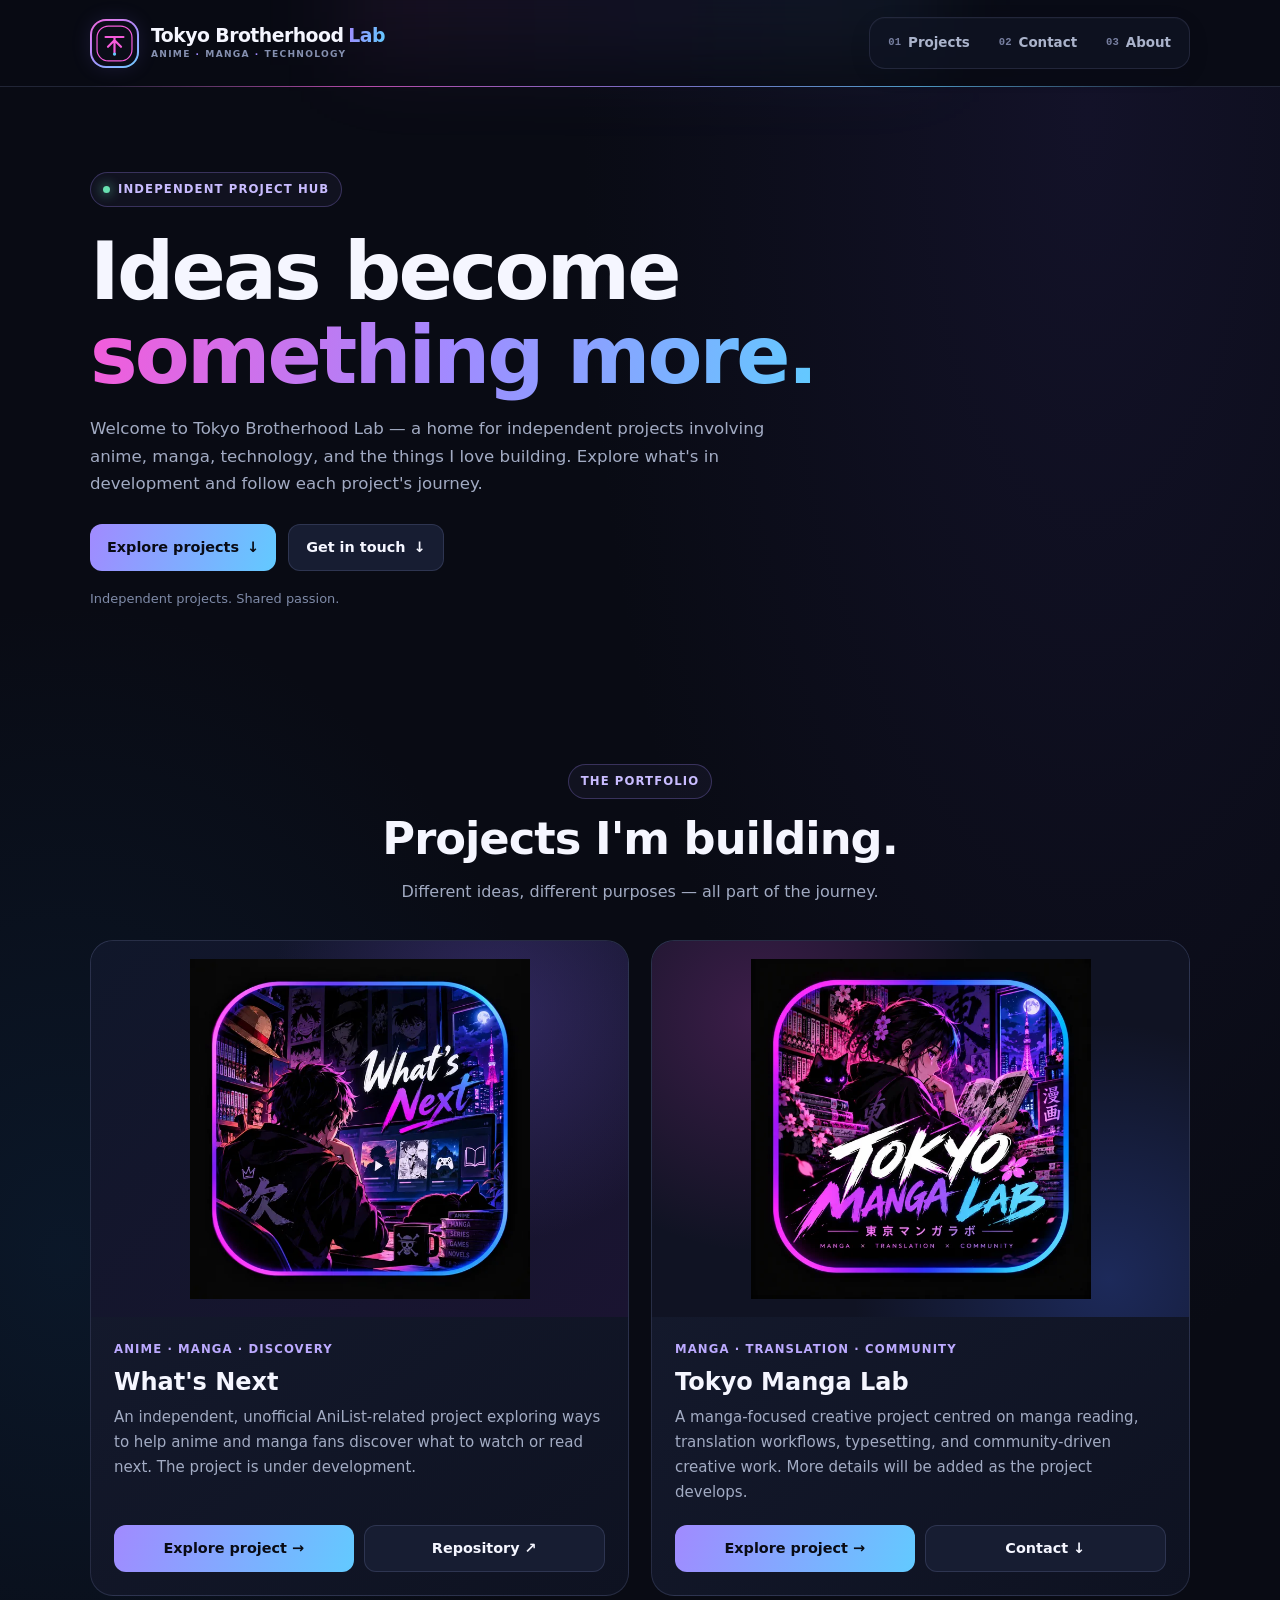
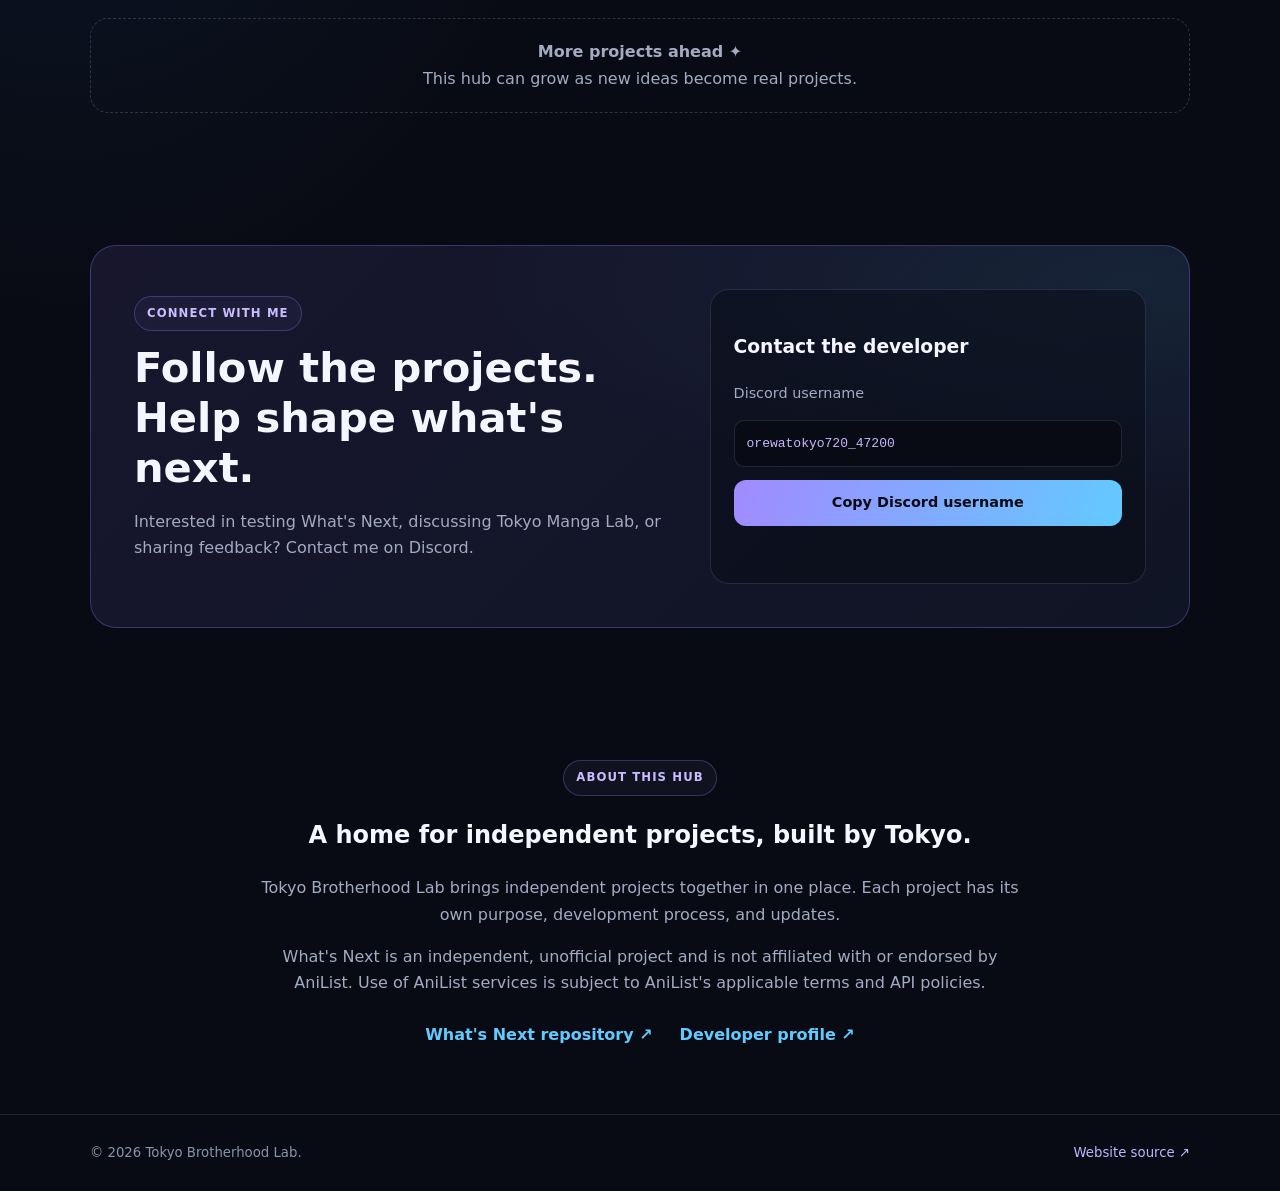
<file: docs/index.html>
<!DOCTYPE html>
<html lang="en">
<head>
  <meta charset="UTF-8">
  <meta name="viewport" content="width=device-width, initial-scale=1">
  <meta name="theme-color" content="#090b14">
  <meta name="description" content="Explore Tokyo Brotherhood Lab: independent projects in anime, manga, and technology.">
  <link rel="canonical" href="https://tokyo720022-create.github.io/tokyo-brotherhood-lab-site/">
  <meta property="og:type" content="website">
  <meta property="og:site_name" content="Tokyo Brotherhood Lab">
  <meta property="og:title" content="Tokyo Brotherhood Lab — Independent Project Hub">
  <meta property="og:description" content="Explore Tokyo Brotherhood Lab: independent projects in anime, manga, and technology.">
  <meta property="og:url" content="https://tokyo720022-create.github.io/tokyo-brotherhood-lab-site/">
  <meta property="og:image" content="https://tokyo720022-create.github.io/tokyo-brotherhood-lab-site/assets/images/og-home.jpg">
  <meta property="og:image:width" content="1200">
  <meta property="og:image:height" content="630">
  <meta name="twitter:card" content="summary_large_image">
  <meta name="twitter:title" content="Tokyo Brotherhood Lab — Independent Project Hub">
  <meta name="twitter:description" content="Explore Tokyo Brotherhood Lab: independent projects in anime, manga, and technology.">
  <meta name="twitter:image" content="https://tokyo720022-create.github.io/tokyo-brotherhood-lab-site/assets/images/og-home.jpg">

  <title>Tokyo Brotherhood Lab — Independent Project Hub</title>

  <link
    rel="icon"
    href="data:image/svg+xml,%3Csvg xmlns='http://www.w3.org/2000/svg' viewBox='0 0 64 64'%3E%3Crect width='64' height='64' rx='18' fill='%23090b14'/%3E%3Cpath d='M16 20h32M32 20v27M21 40l11-11 11 11' fill='none' stroke='%23a18aff' stroke-width='4' stroke-linecap='round' stroke-linejoin='round'/%3E%3C/svg%3E"
    type="image/svg+xml"
  >

  <link rel="stylesheet" href="assets/css/style.css">
  <script src="assets/js/main.js" defer></script>
</head>

<body>

  <!-- Tokyo Brotherhood Lab header -->
  <header class="header">
    <div class="header-glow" aria-hidden="true"></div>

    <div class="container nav">

      <a class="brand" href="#home" aria-label="Tokyo Brotherhood Lab home">

        <span class="brand-mark" aria-hidden="true">
          <svg viewBox="0 0 48 48" fill="none">
            <defs>
              <linearGradient id="brandGradient" x1="5" y1="5" x2="43" y2="43">
                <stop offset="0%" stop-color="#f45bda"/>
                <stop offset="52%" stop-color="#a18aff"/>
                <stop offset="100%" stop-color="#62caff"/>
              </linearGradient>
            </defs>

            <rect
              x="2.5"
              y="2.5"
              width="43"
              height="43"
              rx="14"
              stroke="url(#brandGradient)"
              stroke-width="1.5"
            />

            <path
              d="M13 16H35M24 16V35M16 28L24 20L32 28"
              stroke="url(#brandGradient)"
              stroke-width="2.7"
              stroke-linecap="round"
              stroke-linejoin="round"
            />

            <circle cx="24" cy="37" r="2" fill="#62caff"/>
          </svg>
        </span>

        <span class="brand-copy">
          <span class="brand-name">
            Tokyo Brotherhood <span class="brand-lab">Lab</span>
          </span>

          <span class="brand-tagline">
            ANIME <span>·</span> MANGA <span>·</span> TECHNOLOGY
          </span>
        </span>

      </a>

      <nav class="nav-links" aria-label="Main navigation">
        <a class="nav-link" href="#projects">
          <span class="nav-link-index">01</span>
          <span>Projects</span>
        </a>

        <a class="nav-link" href="#contact">
          <span class="nav-link-index">02</span>
          <span>Contact</span>
        </a>

        <a class="nav-link nav-about" href="#about">
          <span class="nav-link-index">03</span>
          <span>About</span>
        </a>
      </nav>

    </div>
  </header>

  <main>

    <!-- Homepage introduction -->
    <section class="container hero" id="home">
      <div class="hero-copy-block">

        <div class="eyebrow">
          <span class="status-dot"></span>
          Independent project hub
        </div>

        <h1>
          Ideas become<br>
          <span class="gradient-text">something more.</span>
        </h1>

        <p class="hero-copy">
          Welcome to Tokyo Brotherhood Lab — a home for independent projects
          involving anime, manga, technology, and the things I love building.
          Explore what's in development and follow each project's journey.
        </p>

        <div class="hero-buttons">
          <a class="button button-primary" href="#projects">
            Explore projects <span aria-hidden="true">↓</span>
          </a>

          <a class="button" href="#contact">
            Get in touch <span aria-hidden="true">↓</span>
          </a>
        </div>

        <p class="microcopy">
          Independent projects. Shared passion.
        </p>

      </div>
    </section>

    <!-- Project directory -->
    <section class="section" id="projects">
      <div class="container">

        <div class="section-heading">
          <div class="eyebrow">The portfolio</div>
          <h2>Projects I'm building.</h2>
          <p>
            Different ideas, different purposes — all part of the journey.
          </p>
        </div>

        <div class="projects">

          <!-- What's Next -->
          <article class="project-card">

            <div class="project-cover">
              <img
                src="assets/images/whats-next.webp"
                alt="What's Next project logo"
                width="640"
                height="640"
                loading="lazy"
                decoding="async"
              >
            </div>

            <div class="project-content">

              <span class="project-label">
                Anime · Manga · Discovery
              </span>

              <h3>What's Next</h3>

              <p>
                An independent, unofficial AniList-related project exploring
                ways to help anime and manga fans discover what to watch or
                read next. The project is under development.
              </p>

              <div class="project-actions">

                <a
                  class="button button-primary"
                  href="projects/whats-next.html"
                >
                  Explore project →
                </a>

                <a
                  class="button"
                  href="https://github.com/tokyo720022-create/What-Next"
                  target="_blank"
                  rel="noopener noreferrer"
                >
                  Repository ↗
                </a>

              </div>

            </div>
          </article>

          <!-- Tokyo Manga Lab -->
          <article class="project-card">

            <div class="project-cover tml-cover">
              <img
                src="assets/images/tokyo-manga-lab.webp"
                alt="Tokyo Manga Lab project logo"
                width="640"
                height="640"
                loading="lazy"
                decoding="async"
              >
            </div>

            <div class="project-content">

              <span class="project-label">
                Manga · Translation · Community
              </span>

              <h3>Tokyo Manga Lab</h3>

              <p>
                A manga-focused creative project centred on manga reading,
                translation workflows, typesetting, and community-driven
                creative work. More details will be added as the project
                develops.
              </p>

              <div class="project-actions">

                <a
                  class="button button-primary"
                  href="projects/tokyo-manga-lab.html"
                >
                  Explore project →
                </a>

                <a class="button" href="#contact">
                  Contact ↓
                </a>

              </div>

            </div>
          </article>

        </div>

        <div class="future-card">
          <strong>More projects ahead ✦</strong>
          <br>
          This hub can grow as new ideas become real projects.
        </div>

      </div>
    </section>

    <!-- Contact -->
    <section class="section" id="contact">
      <div class="container">

        <div class="contact-panel">

          <div>
            <div class="eyebrow">Connect with me</div>

            <h2>
              Follow the projects.<br>
              Help shape what's next.
            </h2>

            <p>
              Interested in testing What's Next, discussing Tokyo Manga Lab,
              or sharing feedback? Contact me on Discord.
            </p>
          </div>

          <div class="contact-card">
            <h3>Contact the developer</h3>

            <p>Discord username</p>

            <span class="discord-name" id="discordName">
              orewatokyo720_47200
            </span>

            <button
              class="button button-primary"
              type="button"
              id="copyDiscord"
            >
              Copy Discord username
            </button>

            <p
              id="copyStatus"
              class="copy-status"
              role="status"
              aria-live="polite"
            ></p>
          </div>

        </div>

      </div>
    </section>

    <!-- About Tokyo Brotherhood Lab -->
    <section class="section" id="about">
      <div class="container about">

        <div class="eyebrow">About this hub</div>

        <h2>A home for independent projects, built by Tokyo.</h2>

        <p>
          Tokyo Brotherhood Lab brings independent projects together in one
          place. Each project has its own purpose, development process, and
          updates.
        </p>

        <p>
          What's Next is an independent, unofficial project and is not
          affiliated with or endorsed by AniList. Use of AniList services is
          subject to AniList's applicable terms and API policies.
        </p>

        <div class="about-links">

          <a
            class="text-link"
            href="https://github.com/tokyo720022-create/What-Next"
            target="_blank"
            rel="noopener noreferrer"
          >
            What's Next repository ↗
          </a>

          <a
            class="text-link"
            href="https://github.com/tokyo720022-create"
            target="_blank"
            rel="noopener noreferrer"
          >
            Developer profile ↗
          </a>

        </div>

      </div>
    </section>

  </main>

  <!-- Footer -->
  <footer class="footer">
    <div class="container footer-inner">

      <span>
        © <span id="year"></span> Tokyo Brotherhood Lab.
      </span>

      <a
        href="https://github.com/tokyo720022-create/tokyo-brotherhood-lab-site"
        target="_blank"
        rel="noopener noreferrer"
      >
        Website source ↗
      </a>

    </div>
  </footer>

</body>
</html>
</file>
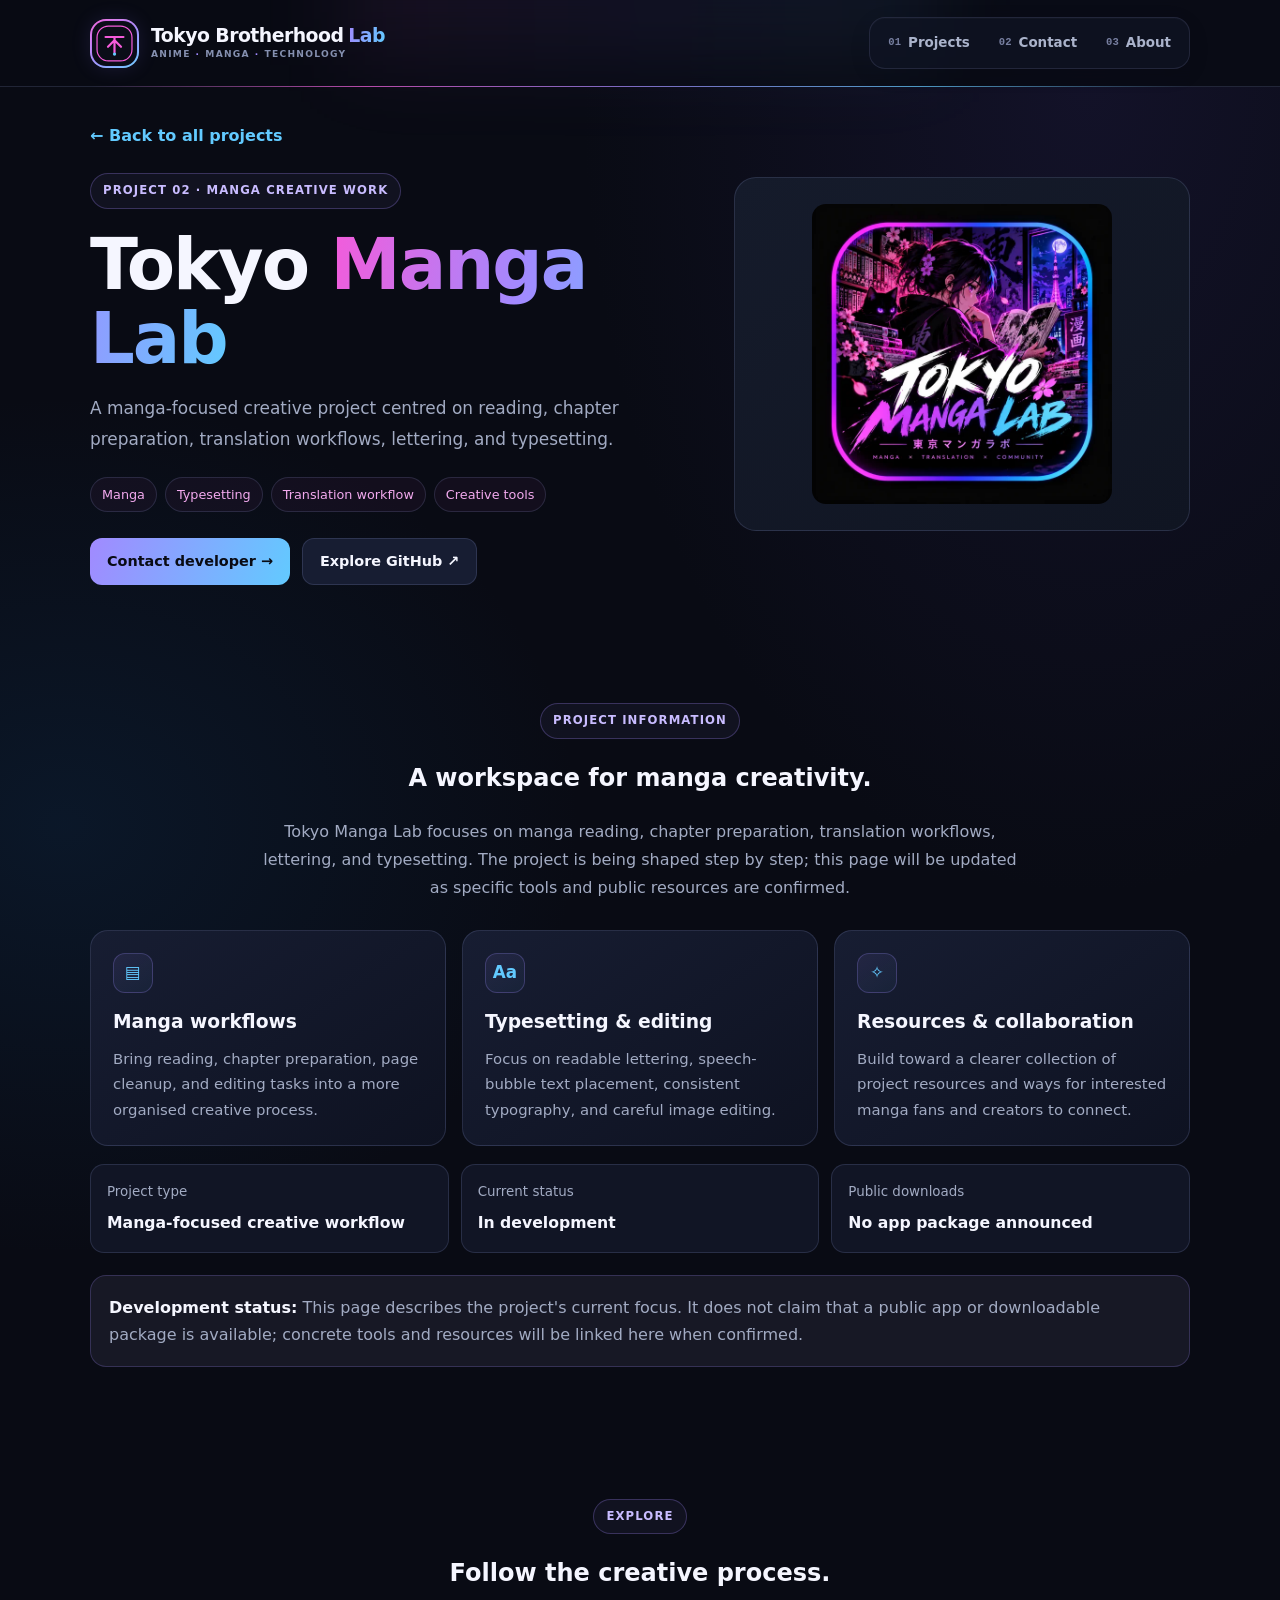
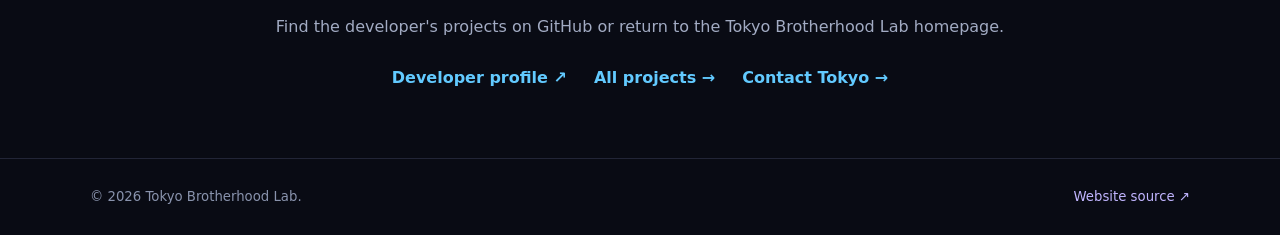
<file: docs/projects/tokyo-manga-lab.html>
<!DOCTYPE html>
<html lang="en">
<head>
  <meta charset="UTF-8">
  <meta name="viewport" content="width=device-width, initial-scale=1">
  <meta name="theme-color" content="#090b14">
  <meta name="description" content="Project information for Tokyo Manga Lab, a manga editing and typesetting creative project by Tokyo Brotherhood Lab.">
  <link rel="canonical" href="https://tokyo720022-create.github.io/tokyo-brotherhood-lab-site/projects/tokyo-manga-lab.html">
  <meta property="og:type" content="website">
  <meta property="og:site_name" content="Tokyo Brotherhood Lab">
  <meta property="og:title" content="Tokyo Manga Lab — Tokyo Brotherhood Lab">
  <meta property="og:description" content="Project information for Tokyo Manga Lab, a manga editing and typesetting creative project by Tokyo Brotherhood Lab.">
  <meta property="og:url" content="https://tokyo720022-create.github.io/tokyo-brotherhood-lab-site/projects/tokyo-manga-lab.html">
  <meta property="og:image" content="https://tokyo720022-create.github.io/tokyo-brotherhood-lab-site/assets/images/og-tokyo-manga-lab.jpg">
  <meta property="og:image:width" content="1200">
  <meta property="og:image:height" content="630">
  <meta name="twitter:card" content="summary_large_image">
  <meta name="twitter:title" content="Tokyo Manga Lab — Tokyo Brotherhood Lab">
  <meta name="twitter:description" content="Project information for Tokyo Manga Lab, a manga editing and typesetting creative project by Tokyo Brotherhood Lab.">
  <meta name="twitter:image" content="https://tokyo720022-create.github.io/tokyo-brotherhood-lab-site/assets/images/og-tokyo-manga-lab.jpg">
  <title>Tokyo Manga Lab — Tokyo Brotherhood Lab</title>
  <link rel="icon" href="../assets/images/icon-tokyo-manga-lab.png" type="image/png" sizes="64x64">
  <link rel="stylesheet" href="../assets/css/style.css">
  <script src="../assets/js/main.js" defer></script>
  <style>
    .detail-grid{display:grid;grid-template-columns:repeat(3,minmax(0,1fr));gap:16px}
    .detail-card{padding:22px;border:1px solid var(--border);border-radius:18px;background:linear-gradient(145deg,#171d32,#0e1221)}
    .detail-card h3{margin:14px 0 9px}
    .detail-card p{margin:0;color:var(--muted);font-size:.93rem;line-height:1.7}
    .project-facts{display:grid;grid-template-columns:repeat(3,minmax(0,1fr));gap:12px;margin-top:18px}
    .project-fact{padding:16px;border:1px solid var(--border);border-radius:14px;background:var(--panel)}
    .project-fact span{display:block;color:var(--muted);font-size:.84rem;margin-bottom:7px}
    .project-fact strong{display:block;font-size:.98rem}
    @media(max-width:760px){.detail-grid,.project-facts{grid-template-columns:1fr}}
  </style>
</head>
<body>
  <header class="header">
    <div class="header-glow" aria-hidden="true"></div>
    <div class="container nav">
      <a class="brand" href="../index.html" aria-label="Tokyo Brotherhood Lab home">
        <span class="brand-mark" aria-hidden="true">
          <svg viewBox="0 0 48 48" fill="none" aria-hidden="true">
            <defs><linearGradient id="brandGradient" x1="5" y1="5" x2="43" y2="43"><stop offset="0%" stop-color="#f45bda"/><stop offset="52%" stop-color="#a18aff"/><stop offset="100%" stop-color="#62caff"/></linearGradient></defs>
            <rect x="2.5" y="2.5" width="43" height="43" rx="14" stroke="url(#brandGradient)" stroke-width="1.5"/>
            <path d="M13 16H35M24 16V35M16 28L24 20L32 28" stroke="url(#brandGradient)" stroke-width="2.7" stroke-linecap="round" stroke-linejoin="round"/>
            <circle cx="24" cy="37" r="2" fill="#62caff"/>
          </svg>
        </span>
        <span class="brand-copy">
          <span class="brand-name">Tokyo Brotherhood <span class="brand-lab">Lab</span></span>
          <span class="brand-tagline">ANIME <span>·</span> MANGA <span>·</span> TECHNOLOGY</span>
        </span>
      </a>
      <nav class="nav-links" aria-label="Main navigation">
        <a class="nav-link" href="../index.html#projects"><span class="nav-link-index">01</span><span>Projects</span></a>
        <a class="nav-link" href="../index.html#contact"><span class="nav-link-index">02</span><span>Contact</span></a>
        <a class="nav-link nav-about" href="../index.html#about"><span class="nav-link-index">03</span><span>About</span></a>
      </nav>
    </div>
  </header>

  <main>
    <section class="container project-hero">
      <div class="project-copy">
        <a class="back-link" href="../index.html#projects">← Back to all projects</a>
        <div class="eyebrow">Project 02 · Manga creative work</div>
        <h1>Tokyo <span class="gradient-text">Manga Lab</span></h1>
        <p class="project-lead">A manga-focused creative project centred on reading, chapter preparation, translation workflows, lettering, and typesetting.</p>
        <div class="tag-row">
          <span class="tag tag-pink">Manga</span><span class="tag tag-pink">Typesetting</span><span class="tag tag-pink">Translation workflow</span><span class="tag tag-pink">Creative tools</span>
        </div>
        <div class="hero-buttons">
          <a class="button button-primary" href="../index.html#contact">Contact developer →</a>
          <a class="button" href="https://github.com/tokyo720022-create" target="_blank" rel="noopener noreferrer">Explore GitHub ↗</a>
        </div>
      </div>
      <div class="project-logo-frame"><img class="project-logo" src="../assets/images/tokyo-manga-lab.webp" alt="Tokyo Manga Lab project logo" width="640" height="640" decoding="async"></div>
    </section>

    <section class="section" id="information">
      <div class="container">
        <div class="section-intro">
          <div class="eyebrow">Project information</div>
          <h2>A workspace for manga creativity.</h2>
          <p>Tokyo Manga Lab focuses on manga reading, chapter preparation, translation workflows, lettering, and typesetting. The project is being shaped step by step; this page will be updated as specific tools and public resources are confirmed.</p>
        </div>
        <div class="detail-grid">
          <article class="detail-card"><div class="card-icon" aria-hidden="true">▤</div><h3>Manga workflows</h3><p>Bring reading, chapter preparation, page cleanup, and editing tasks into a more organised creative process.</p></article>
          <article class="detail-card"><div class="card-icon" aria-hidden="true">Aa</div><h3>Typesetting &amp; editing</h3><p>Focus on readable lettering, speech-bubble text placement, consistent typography, and careful image editing.</p></article>
          <article class="detail-card"><div class="card-icon" aria-hidden="true">✧</div><h3>Resources &amp; collaboration</h3><p>Build toward a clearer collection of project resources and ways for interested manga fans and creators to connect.</p></article>
        </div>
        <div class="project-facts">
          <div class="project-fact"><span>Project type</span><strong>Manga-focused creative workflow</strong></div>
          <div class="project-fact"><span>Current status</span><strong>In development</strong></div>
          <div class="project-fact"><span>Public downloads</span><strong>No app package announced</strong></div>
        </div>
        <div class="notice"><strong>Development status:</strong> This page describes the project's current focus. It does not claim that a public app or downloadable package is available; concrete tools and resources will be linked here when confirmed.</div>
      </div>
    </section>

    <section class="section">
      <div class="container about">
        <div class="eyebrow">Explore</div>
        <h2>Follow the creative process.</h2>
        <p>Find the developer's projects on GitHub or return to the Tokyo Brotherhood Lab homepage.</p>
        <div class="about-links">
          <a class="text-link" href="https://github.com/tokyo720022-create" target="_blank" rel="noopener noreferrer">Developer profile ↗</a>
          <a class="text-link" href="../index.html#projects">All projects →</a>
          <a class="text-link" href="../index.html#contact">Contact Tokyo →</a>
        </div>
      </div>
    </section>
  </main>

  <footer class="footer">
    <div class="container footer-inner">
      <span>© <span id="year"></span> Tokyo Brotherhood Lab.</span>
      <a href="https://github.com/tokyo720022-create/tokyo-brotherhood-lab-site" target="_blank" rel="noopener noreferrer">Website source ↗</a>
    </div>
  </footer>
</body>
</html>
</file>
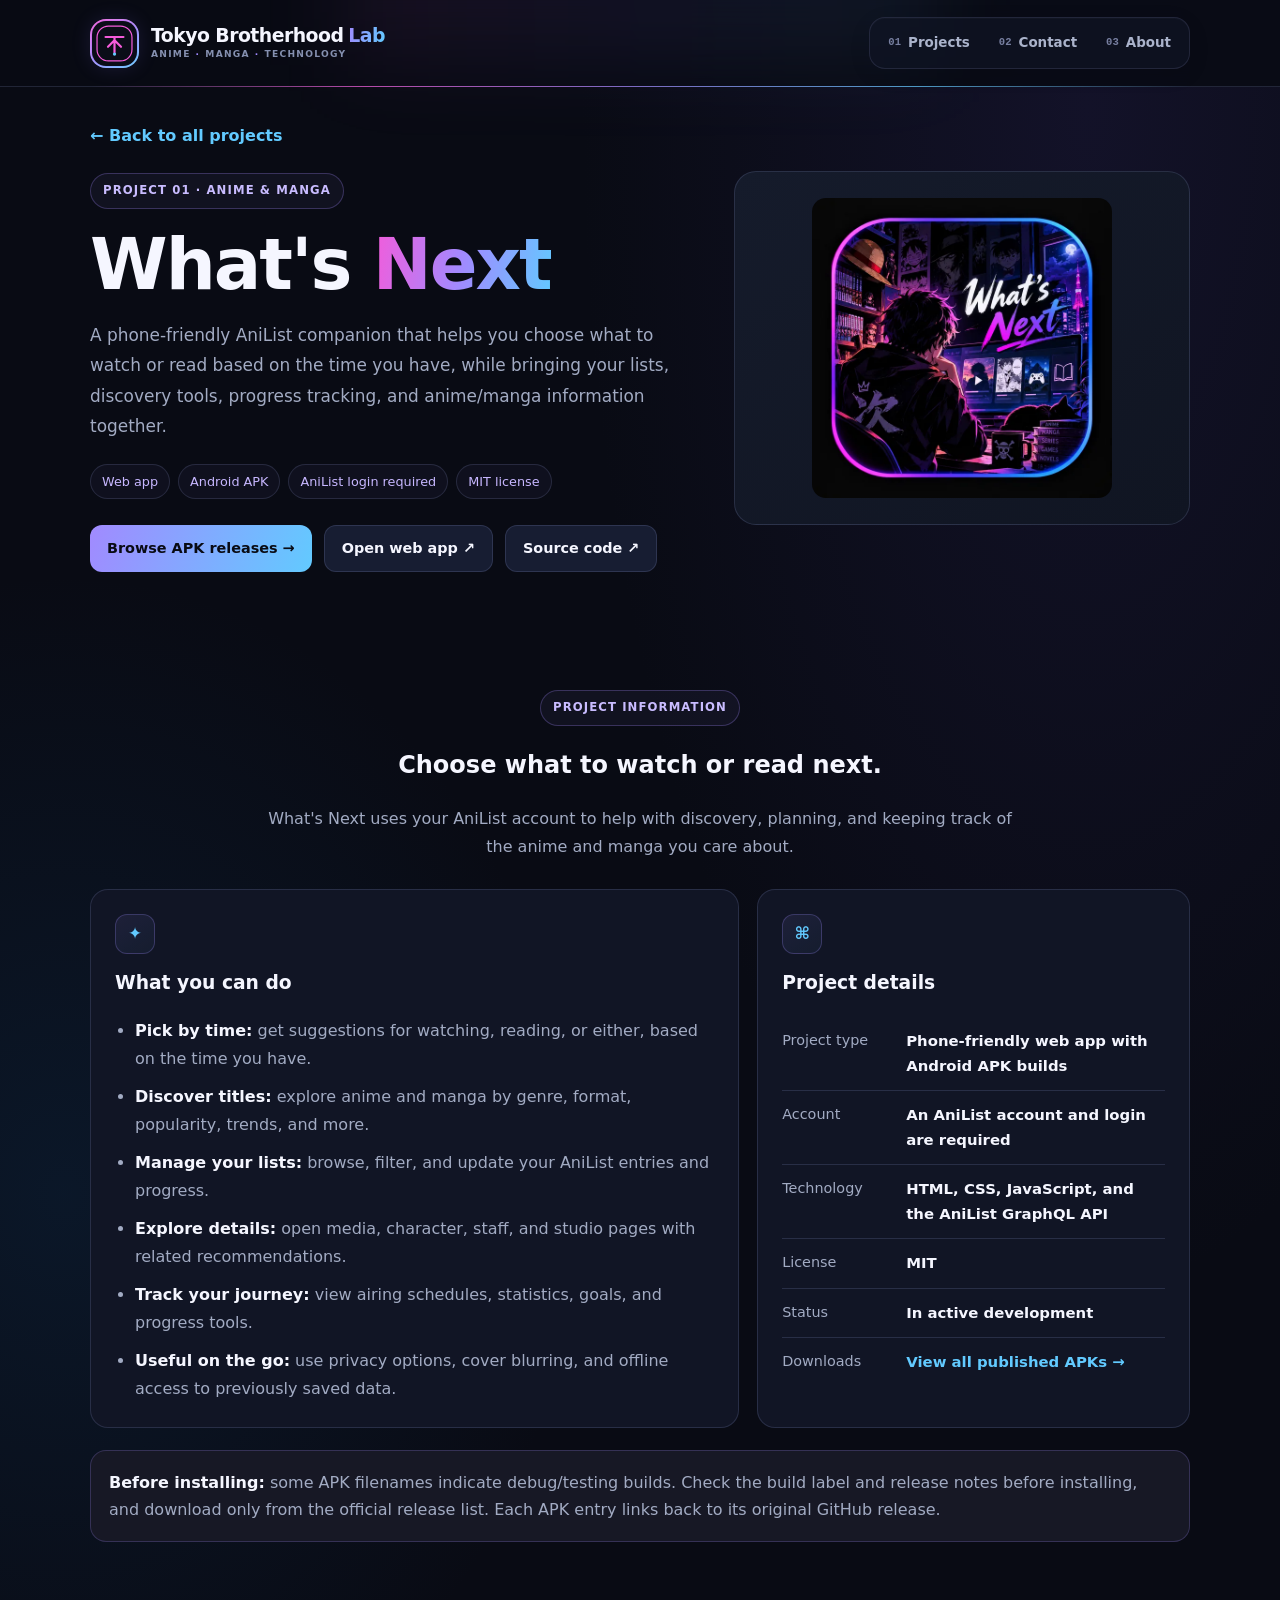
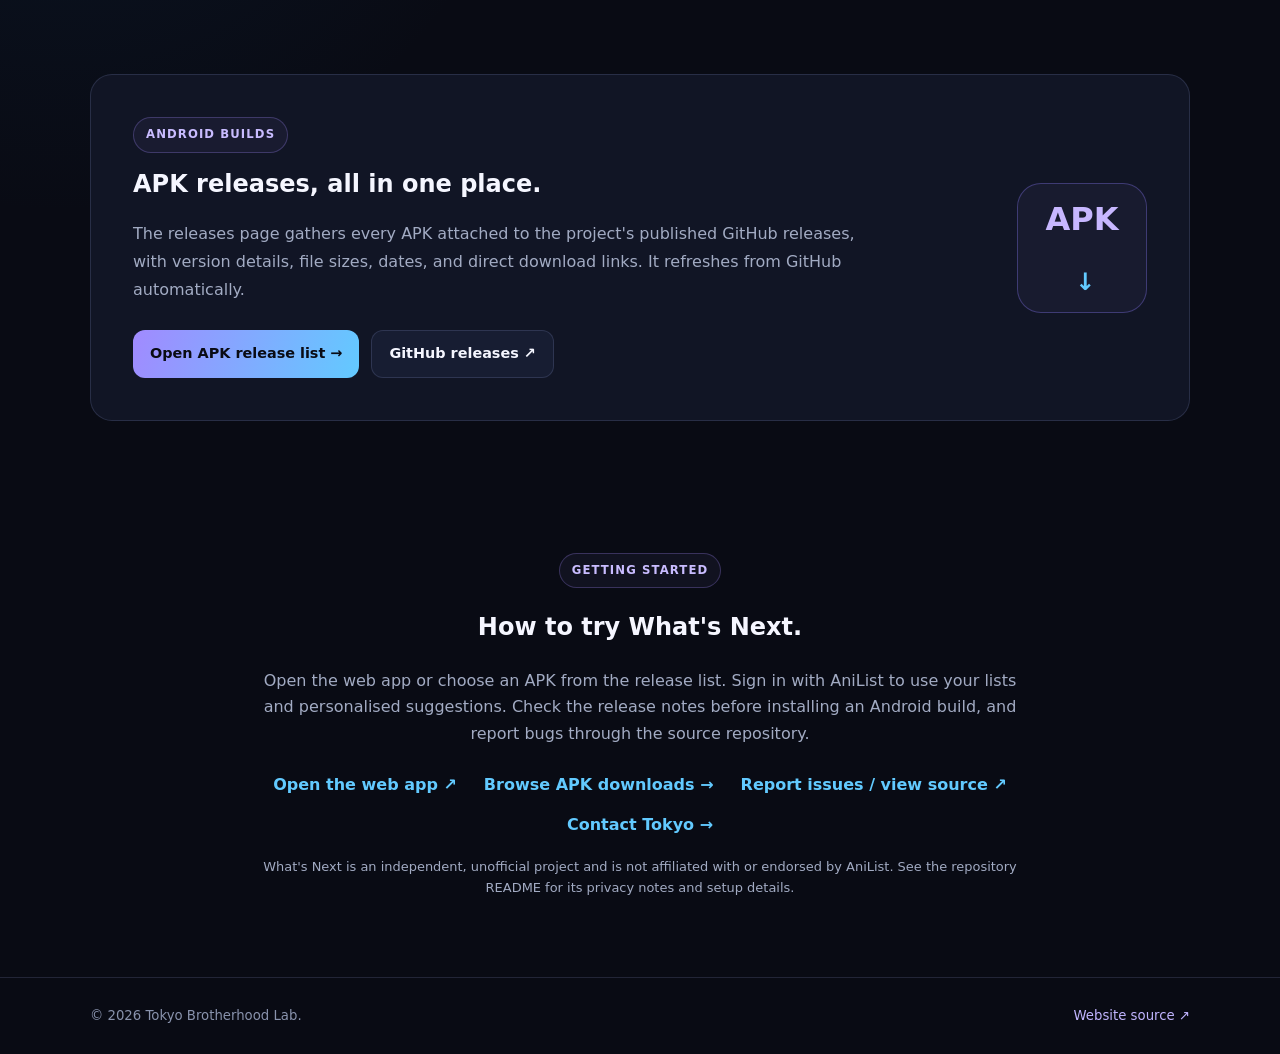
<file: docs/projects/whats-next.html>
<!DOCTYPE html>
<html lang="en">
<head>
  <meta charset="UTF-8">
  <meta name="viewport" content="width=device-width, initial-scale=1">
  <meta name="theme-color" content="#090b14">
  <meta name="description" content="What's Next project information, features, and Android APK downloads from the official releases.">
  <link rel="canonical" href="https://tokyo720022-create.github.io/tokyo-brotherhood-lab-site/projects/whats-next.html">
  <meta property="og:type" content="website">
  <meta property="og:site_name" content="Tokyo Brotherhood Lab">
  <meta property="og:title" content="What's Next — Tokyo Brotherhood Lab">
  <meta property="og:description" content="What's Next project information, features, and Android APK downloads from the official releases.">
  <meta property="og:url" content="https://tokyo720022-create.github.io/tokyo-brotherhood-lab-site/projects/whats-next.html">
  <meta property="og:image" content="https://tokyo720022-create.github.io/tokyo-brotherhood-lab-site/assets/images/og-whats-next.jpg">
  <meta property="og:image:width" content="1200">
  <meta property="og:image:height" content="630">
  <meta name="twitter:card" content="summary_large_image">
  <meta name="twitter:title" content="What's Next — Tokyo Brotherhood Lab">
  <meta name="twitter:description" content="What's Next project information, features, and Android APK downloads from the official releases.">
  <meta name="twitter:image" content="https://tokyo720022-create.github.io/tokyo-brotherhood-lab-site/assets/images/og-whats-next.jpg">
  <title>What's Next — Tokyo Brotherhood Lab</title>
  <link rel="icon" href="../assets/images/icon-whats-next.png" type="image/png" sizes="64x64">
  <link rel="stylesheet" href="../assets/css/style.css">
  <script src="../assets/js/main.js" defer></script>
  <style>
    .info-grid{display:grid;grid-template-columns:minmax(0,1.2fr) minmax(280px,.8fr);gap:18px}
    .info-card{padding:24px;border:1px solid var(--border);border-radius:18px;background:var(--panel);min-width:0}
    .info-card h3{margin:14px 0 18px}
    .feature-list{padding-left:20px;margin:0;color:var(--muted);line-height:1.75}
    .feature-list li+li{margin-top:10px}
    .feature-list strong{color:var(--text)}
    .info-list{margin:0}
    .info-list>div{display:grid;grid-template-columns:112px minmax(0,1fr);gap:12px;padding:12px 0;border-bottom:1px solid var(--border)}
    .info-list>div:last-child{border-bottom:0}
    .info-list dt{color:var(--muted);font-size:.9rem}
    .info-list dd{margin:0;font-weight:600;font-size:.93rem;overflow-wrap:anywhere}
    .inline-link{color:var(--blue);text-decoration:none}
    .inline-link:hover{text-decoration:underline}
    .release-promo{display:flex;justify-content:space-between;align-items:center;gap:28px;padding:clamp(24px,4vw,42px);border:1px solid var(--border);border-radius:22px;background:var(--panel)}
    .release-promo>div:first-child{max-width:760px}
    .release-promo h2{margin:12px 0}
    .release-promo p{color:var(--muted);line-height:1.75}
    .release-promo-mark{flex:0 0 130px;width:130px;height:130px;display:grid;place-items:center;border:1px solid #8c7cff55;border-radius:24px;color:#c7b7ff;font-size:2rem;font-weight:800;background:#a18aff0c}
    .release-promo-mark span{font-size:1.5rem;margin-left:6px;color:var(--blue)}
    @media(max-width:760px){
      .info-grid{grid-template-columns:1fr}
      .release-promo{align-items:flex-start}
      .release-promo-mark{flex-basis:76px;width:76px;height:76px;font-size:1.4rem;border-radius:18px}
      .release-promo-mark span{font-size:1rem}
    }
    @media(max-width:420px){.release-promo{display:block}.release-promo-mark{display:none}.info-list>div{grid-template-columns:92px minmax(0,1fr)}}
  </style>
</head>
<body>
  <header class="header">
    <div class="header-glow" aria-hidden="true"></div>
    <div class="container nav">
      <a class="brand" href="../index.html" aria-label="Tokyo Brotherhood Lab home">
        <span class="brand-mark" aria-hidden="true">
          <svg viewBox="0 0 48 48" fill="none" aria-hidden="true">
            <defs><linearGradient id="brandGradient" x1="5" y1="5" x2="43" y2="43"><stop offset="0%" stop-color="#f45bda"/><stop offset="52%" stop-color="#a18aff"/><stop offset="100%" stop-color="#62caff"/></linearGradient></defs>
            <rect x="2.5" y="2.5" width="43" height="43" rx="14" stroke="url(#brandGradient)" stroke-width="1.5"/>
            <path d="M13 16H35M24 16V35M16 28L24 20L32 28" stroke="url(#brandGradient)" stroke-width="2.7" stroke-linecap="round" stroke-linejoin="round"/>
            <circle cx="24" cy="37" r="2" fill="#62caff"/>
          </svg>
        </span>
        <span class="brand-copy">
          <span class="brand-name">Tokyo Brotherhood <span class="brand-lab">Lab</span></span>
          <span class="brand-tagline">ANIME <span>·</span> MANGA <span>·</span> TECHNOLOGY</span>
        </span>
      </a>
      <nav class="nav-links" aria-label="Main navigation">
        <a class="nav-link" href="../index.html#projects"><span class="nav-link-index">01</span><span>Projects</span></a>
        <a class="nav-link" href="../index.html#contact"><span class="nav-link-index">02</span><span>Contact</span></a>
        <a class="nav-link nav-about" href="../index.html#about"><span class="nav-link-index">03</span><span>About</span></a>
      </nav>
    </div>
  </header>

  <main>
    <section class="container project-hero" id="overview">
      <div class="project-copy">
        <a class="back-link" href="../index.html#projects">← Back to all projects</a>
        <div class="eyebrow">Project 01 · Anime &amp; manga</div>
        <h1>What's <span class="gradient-text">Next</span></h1>
        <p class="project-lead">A phone-friendly AniList companion that helps you choose what to watch or read based on the time you have, while bringing your lists, discovery tools, progress tracking, and anime/manga information together.</p>
        <div class="tag-row">
          <span class="tag">Web app</span>
          <span class="tag">Android APK</span>
          <span class="tag">AniList login required</span>
          <span class="tag">MIT license</span>
        </div>
        <div class="hero-buttons">
          <a class="button button-primary" href="whats-next/releases.html">Browse APK releases →</a>
          <a class="button" href="https://tokyo720022-create.github.io/What-Next/" target="_blank" rel="noopener noreferrer">Open web app ↗</a>
          <a class="button" href="https://github.com/tokyo720022-create/What-Next" target="_blank" rel="noopener noreferrer">Source code ↗</a>
        </div>
      </div>
      <div class="project-logo-frame">
        <img class="project-logo" src="../assets/images/whats-next.webp" alt="What's Next project logo" width="640" height="640" decoding="async">
      </div>
    </section>

    <section class="section" id="information">
      <div class="container">
        <div class="section-intro">
          <div class="eyebrow">Project information</div>
          <h2>Choose what to watch or read next.</h2>
          <p>What's Next uses your AniList account to help with discovery, planning, and keeping track of the anime and manga you care about.</p>
        </div>

        <div class="info-grid">
          <article class="info-card">
            <div class="card-icon" aria-hidden="true">✦</div>
            <h3>What you can do</h3>
            <ul class="feature-list">
              <li><strong>Pick by time:</strong> get suggestions for watching, reading, or either, based on the time you have.</li>
              <li><strong>Discover titles:</strong> explore anime and manga by genre, format, popularity, trends, and more.</li>
              <li><strong>Manage your lists:</strong> browse, filter, and update your AniList entries and progress.</li>
              <li><strong>Explore details:</strong> open media, character, staff, and studio pages with related recommendations.</li>
              <li><strong>Track your journey:</strong> view airing schedules, statistics, goals, and progress tools.</li>
              <li><strong>Useful on the go:</strong> use privacy options, cover blurring, and offline access to previously saved data.</li>
            </ul>
          </article>

          <aside class="info-card">
            <div class="card-icon" aria-hidden="true">⌘</div>
            <h3>Project details</h3>
            <dl class="info-list">
              <div><dt>Project type</dt><dd>Phone-friendly web app with Android APK builds</dd></div>
              <div><dt>Account</dt><dd>An AniList account and login are required</dd></div>
              <div><dt>Technology</dt><dd>HTML, CSS, JavaScript, and the AniList GraphQL API</dd></div>
              <div><dt>License</dt><dd>MIT</dd></div>
              <div><dt>Status</dt><dd>In active development</dd></div>
              <div><dt>Downloads</dt><dd><a class="inline-link" href="whats-next/releases.html">View all published APKs →</a></dd></div>
            </dl>
          </aside>
        </div>

        <div class="notice">
          <strong>Before installing:</strong> some APK filenames indicate debug/testing builds. Check the build label and release notes before installing, and download only from the official release list. Each APK entry links back to its original GitHub release.
        </div>
      </div>
    </section>

    <section class="section" id="apk-releases">
      <div class="container">
        <div class="release-promo">
          <div>
            <div class="eyebrow">Android builds</div>
            <h2>APK releases, all in one place.</h2>
            <p>The releases page gathers every APK attached to the project's published GitHub releases, with version details, file sizes, dates, and direct download links. It refreshes from GitHub automatically.</p>
            <div class="hero-buttons">
              <a class="button button-primary" href="whats-next/releases.html">Open APK release list →</a>
              <a class="button" href="https://github.com/tokyo720022-create/What-Next/releases" target="_blank" rel="noopener noreferrer">GitHub releases ↗</a>
            </div>
          </div>
          <div class="release-promo-mark" aria-hidden="true">APK<span>↓</span></div>
        </div>
      </div>
    </section>

    <section class="section" id="getting-started">
      <div class="container about">
        <div class="eyebrow">Getting started</div>
        <h2>How to try What's Next.</h2>
        <p>Open the web app or choose an APK from the release list. Sign in with AniList to use your lists and personalised suggestions. Check the release notes before installing an Android build, and report bugs through the source repository.</p>
        <div class="about-links">
          <a class="text-link" href="https://tokyo720022-create.github.io/What-Next/" target="_blank" rel="noopener noreferrer">Open the web app ↗</a>
          <a class="text-link" href="whats-next/releases.html">Browse APK downloads →</a>
          <a class="text-link" href="https://github.com/tokyo720022-create/What-Next" target="_blank" rel="noopener noreferrer">Report issues / view source ↗</a>
          <a class="text-link" href="../index.html#contact">Contact Tokyo →</a>
        </div>
        <p class="microcopy">What's Next is an independent, unofficial project and is not affiliated with or endorsed by AniList. See the repository README for its privacy notes and setup details.</p>
      </div>
    </section>
  </main>

  <footer class="footer">
    <div class="container footer-inner">
      <span>© <span id="year"></span> Tokyo Brotherhood Lab.</span>
      <a href="https://github.com/tokyo720022-create/tokyo-brotherhood-lab-site" target="_blank" rel="noopener noreferrer">Website source ↗</a>
    </div>
  </footer>
</body>
</html>
</file>
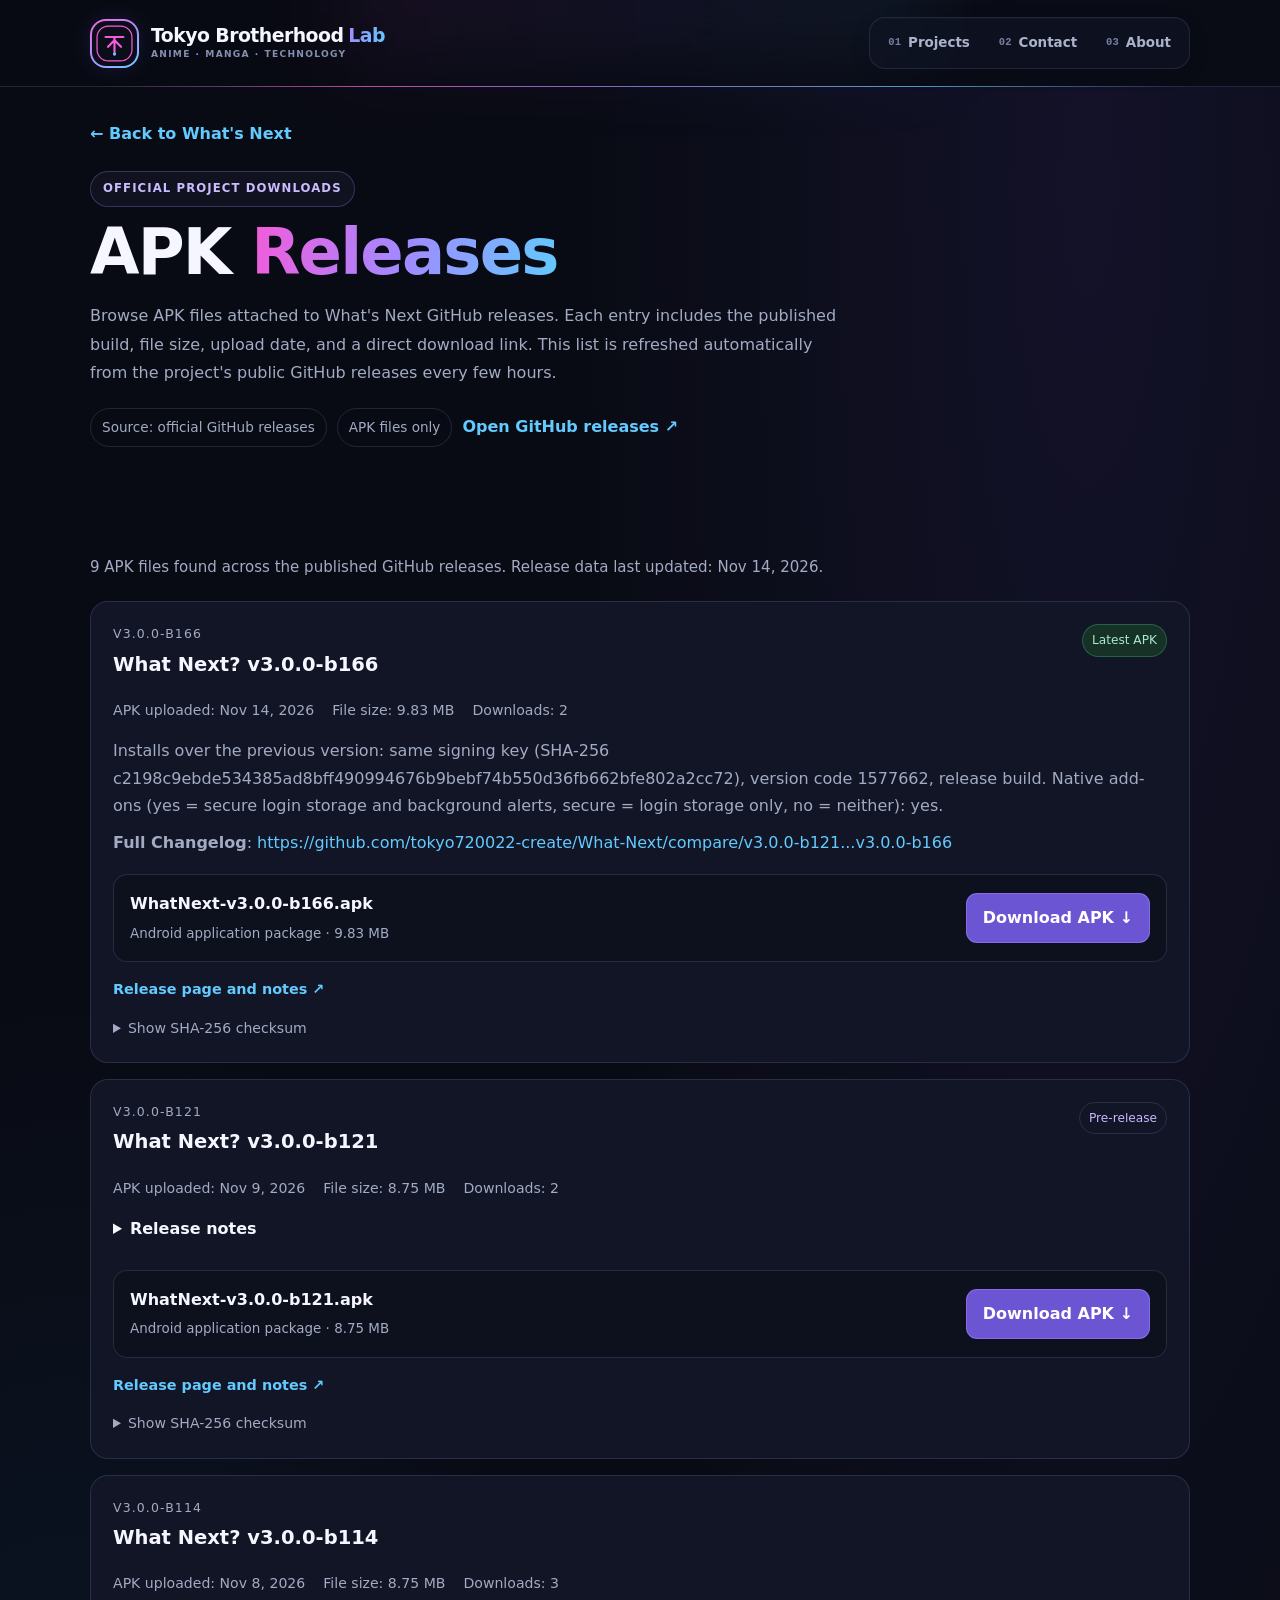
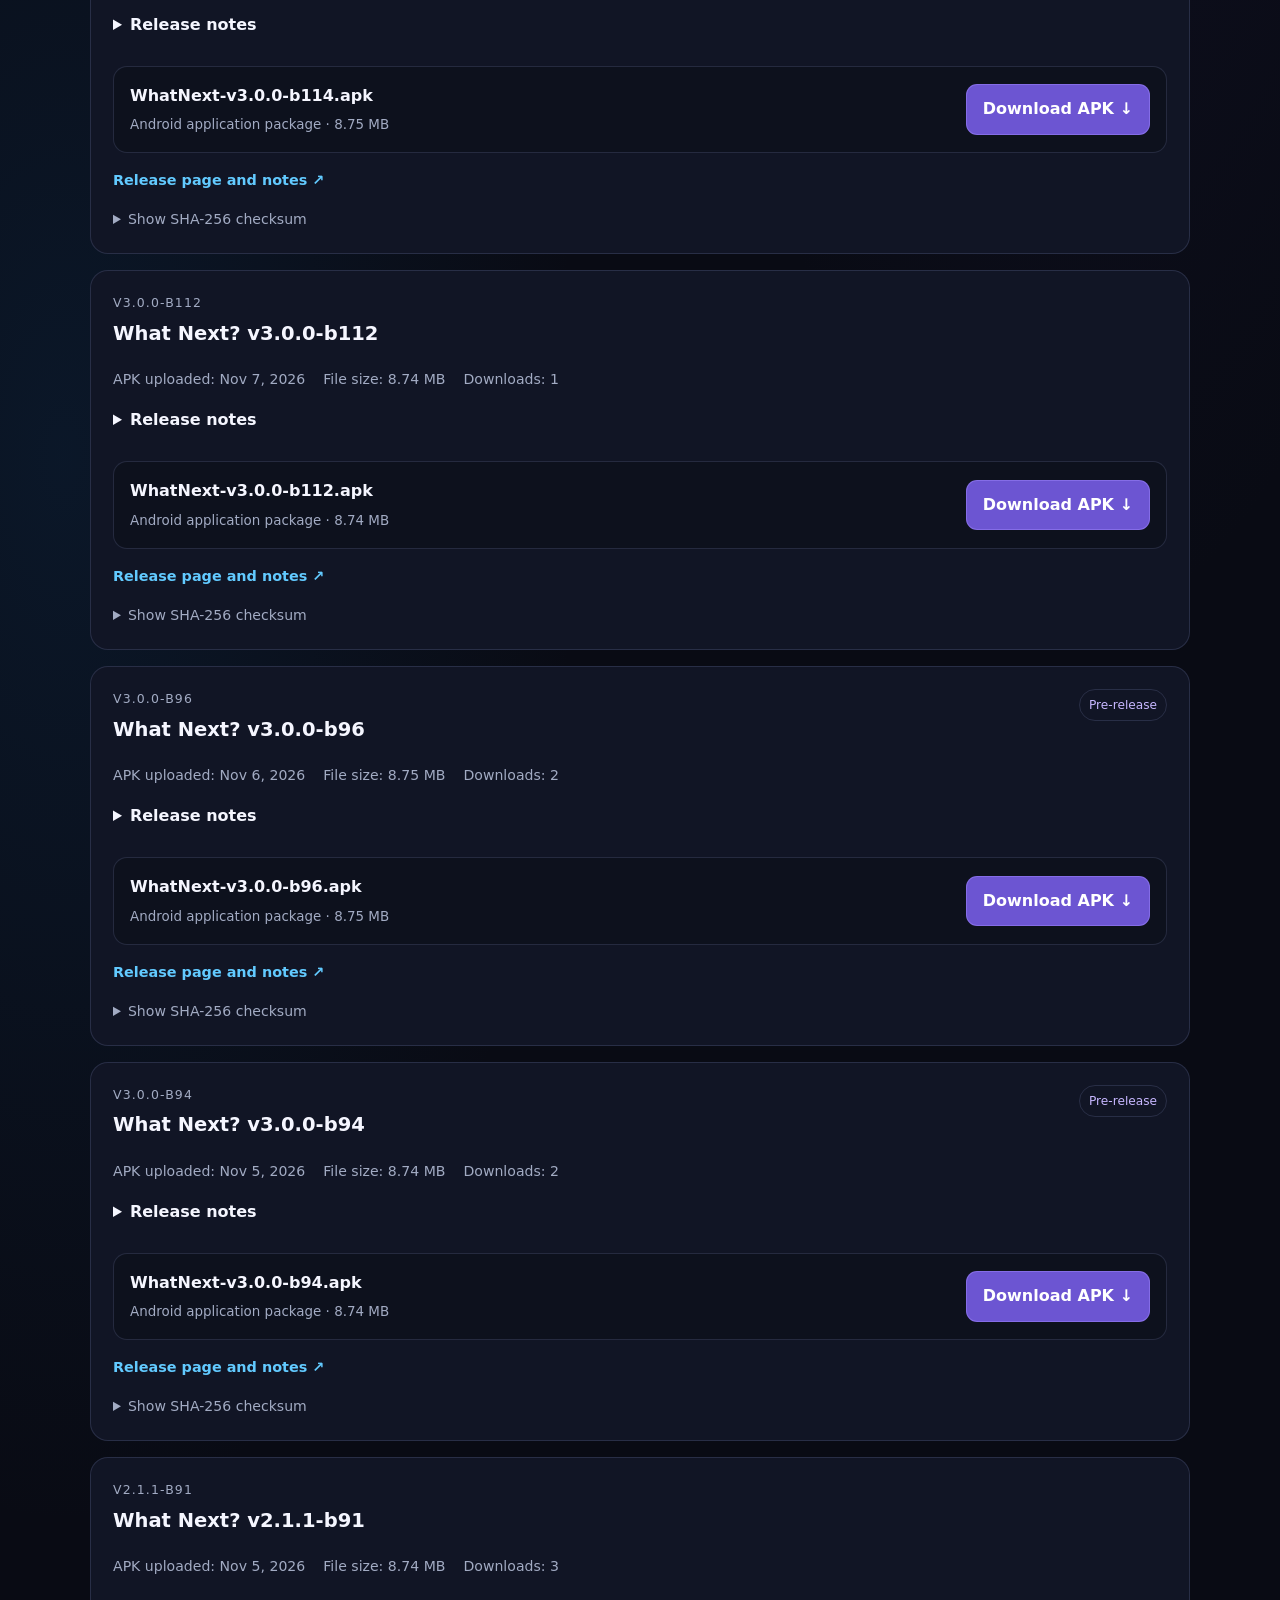
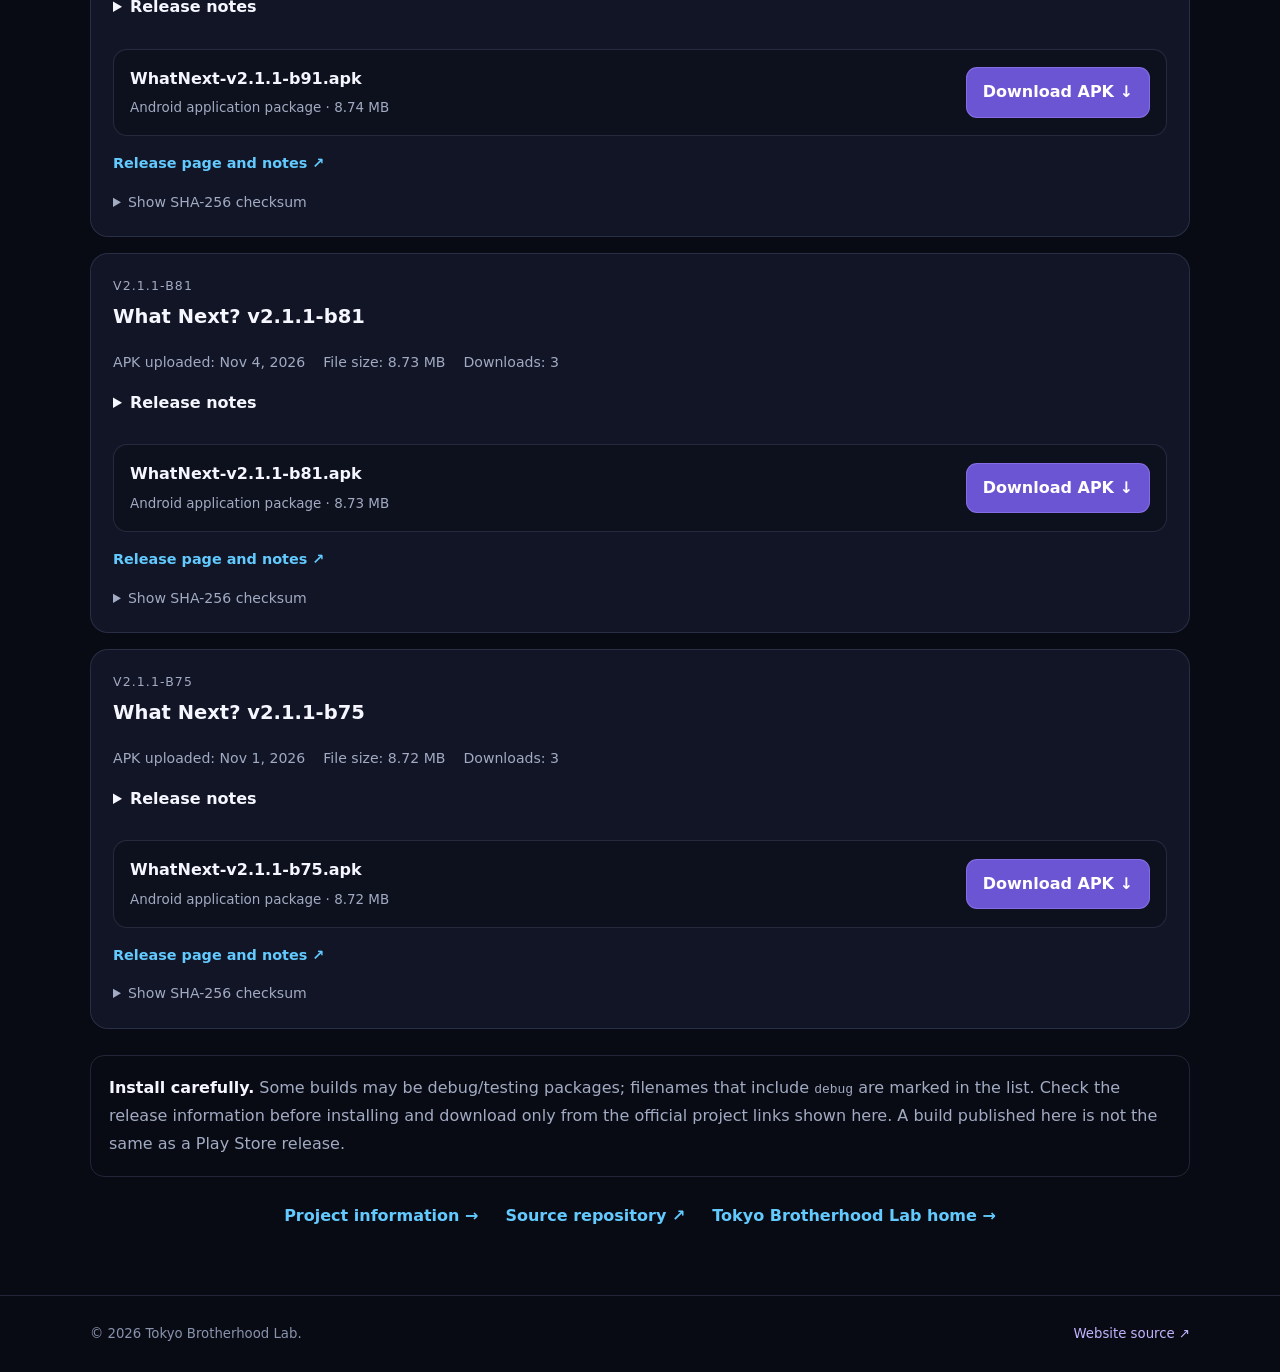
<file: docs/projects/whats-next/releases.html>
<!DOCTYPE html>
<html lang="en">
<head>
  <meta charset="UTF-8">
  <meta name="viewport" content="width=device-width, initial-scale=1">
  <meta name="theme-color" content="#090b14">
  <meta name="description" content="Browse every APK published in the official What's Next GitHub releases, with direct download links and build details.">
  <link rel="canonical" href="https://tokyo720022-create.github.io/tokyo-brotherhood-lab-site/projects/whats-next/releases.html">
  <meta property="og:type" content="website">
  <meta property="og:site_name" content="Tokyo Brotherhood Lab">
  <meta property="og:title" content="APK Releases — What's Next | Tokyo Brotherhood Lab">
  <meta property="og:description" content="Browse every APK published in the official What's Next GitHub releases, with direct download links and build details.">
  <meta property="og:url" content="https://tokyo720022-create.github.io/tokyo-brotherhood-lab-site/projects/whats-next/releases.html">
  <meta property="og:image" content="https://tokyo720022-create.github.io/tokyo-brotherhood-lab-site/assets/images/og-whats-next.jpg">
  <meta property="og:image:width" content="1200">
  <meta property="og:image:height" content="630">
  <meta name="twitter:card" content="summary_large_image">
  <meta name="twitter:title" content="APK Releases — What's Next | Tokyo Brotherhood Lab">
  <meta name="twitter:description" content="Browse every APK published in the official What's Next GitHub releases, with direct download links and build details.">
  <meta name="twitter:image" content="https://tokyo720022-create.github.io/tokyo-brotherhood-lab-site/assets/images/og-whats-next.jpg">
  <title>APK Releases — What's Next | Tokyo Brotherhood Lab</title>
  <link rel="icon" href="../../assets/images/icon-whats-next.png" type="image/png" sizes="64x64">
  <link rel="stylesheet" href="../../assets/css/style.css">
  <script src="../../assets/js/main.js" defer></script>
  <script src="../../assets/js/releases.js" defer></script>
  <style>
    .release-page-hero{padding:34px 0 28px}
    .release-page-hero h1{font-size:clamp(2.35rem,6vw,4rem);letter-spacing:-1.8px;margin:12px 0}
    .release-page-hero p{max-width:760px;color:var(--muted);line-height:1.8}
    .source-line{display:flex;flex-wrap:wrap;gap:10px;align-items:center;margin-top:20px}
    .source-pill{padding:7px 11px;border:1px solid var(--border);border-radius:999px;color:var(--muted);font-size:.85rem}
    .release-status{margin:14px 0 22px;color:var(--muted);font-size:.94rem}
    .release-list{display:grid;grid-template-columns:1fr;gap:16px}
    .release-card{padding:22px;border:1px solid var(--border);border-radius:18px;background:var(--panel);min-width:0}
    .release-card-head{display:flex;align-items:flex-start;justify-content:space-between;gap:16px}
    .release-card h2{font-size:1.22rem;margin:4px 0 10px;overflow-wrap:anywhere}
    .release-tag{font-size:.78rem;color:var(--muted);text-transform:uppercase;letter-spacing:.09em}
    .release-badges{display:flex;flex-wrap:wrap;gap:7px;justify-content:flex-end}
    .release-badge{padding:5px 9px;border:1px solid var(--border);border-radius:999px;font-size:.76rem;color:#c7b7ff;white-space:nowrap}
    .release-badge.latest{color:#a8e9d0;border-color:#4cbf9255;background:#163126}
    .release-badge.debug{color:#ffd69a;border-color:#cf9b4d55;background:#302516}
    .release-meta{display:flex;flex-wrap:wrap;gap:8px 18px;color:var(--muted);font-size:.88rem;margin:8px 0 15px}
    .release-notes{overflow-wrap:anywhere;color:var(--muted);line-height:1.7;margin:0 0 18px}
    .release-notes p{margin:0 0 10px;white-space:pre-line}
    .release-notes h3{margin:14px 0 8px;font-size:1rem;color:var(--text)}
    .release-notes ul,.release-notes ol{margin:0 0 10px;padding-left:22px}
    .release-notes li+li{margin-top:4px}
    .release-notes a{color:var(--blue)}
    .release-notes code{padding:1px 5px;border-radius:6px;background:#0d111d;color:#d8d2ef;font-size:.86em}
    .release-notes pre{margin:0 0 10px;padding:12px;overflow-x:auto;border-radius:10px;background:#0d111d}
    .release-notes pre code{padding:0;background:none}
    .release-notes blockquote{margin:0 0 10px;padding-left:12px;border-left:3px solid var(--border)}
    .release-notes>details>summary{cursor:pointer;margin-bottom:10px;color:var(--text);font-weight:650}
    .asset-box{display:flex;align-items:center;justify-content:space-between;gap:16px;padding:16px;border:1px solid var(--border);border-radius:14px;background:#0d111d}
    .asset-info{min-width:0}
    .asset-name{font-weight:750;overflow-wrap:anywhere}
    .asset-description{color:var(--muted);font-size:.84rem;margin-top:5px}
    .download-button{display:inline-flex;align-items:center;justify-content:center;gap:8px;padding:11px 16px;border:1px solid #a18aff77;border-radius:11px;color:#fff;text-decoration:none;font-weight:750;background:#6c55d2;white-space:nowrap}
    .download-button:hover{background:#7b66df}
    .release-actions{display:flex;flex-wrap:wrap;gap:10px;margin-top:16px}
    .release-actions a{font-size:.9rem}
    .checksum{margin-top:15px;color:var(--muted);font-size:.88rem}
    .checksum summary{cursor:pointer}
    .checksum code{display:block;margin-top:9px;padding:12px;background:#0d111d;border-radius:10px;word-break:break-all;font-size:.78rem;color:#d8d2ef}
    .empty-state{padding:26px;border:1px dashed var(--border);border-radius:16px;background:var(--panel);color:var(--muted);line-height:1.7}
    .empty-state strong{display:block;margin-bottom:7px;color:var(--text)}
    .empty-state p{margin:8px 0 14px}
    .safety-note{margin:26px 0;padding:18px;border:1px solid var(--border);border-radius:14px;color:var(--muted);line-height:1.75}
    .safety-note strong{color:var(--text)}
    @media(max-width:560px){.release-card{padding:17px}.release-card-head{display:block}.release-badges{justify-content:flex-start;margin-top:10px}.asset-box{align-items:flex-start;flex-direction:column}.download-button{width:100%}}
  </style>
</head>
<body>
  <header class="header">
    <div class="header-glow" aria-hidden="true"></div>
    <div class="container nav">
      <a class="brand" href="../../index.html" aria-label="Tokyo Brotherhood Lab home">
        <span class="brand-mark" aria-hidden="true">
          <svg viewBox="0 0 48 48" fill="none" aria-hidden="true">
            <defs><linearGradient id="brandGradient" x1="5" y1="5" x2="43" y2="43"><stop offset="0%" stop-color="#f45bda"/><stop offset="52%" stop-color="#a18aff"/><stop offset="100%" stop-color="#62caff"/></linearGradient></defs>
            <rect x="2.5" y="2.5" width="43" height="43" rx="14" stroke="url(#brandGradient)" stroke-width="1.5"/>
            <path d="M13 16H35M24 16V35M16 28L24 20L32 28" stroke="url(#brandGradient)" stroke-width="2.7" stroke-linecap="round" stroke-linejoin="round"/>
            <circle cx="24" cy="37" r="2" fill="#62caff"/>
          </svg>
        </span>
        <span class="brand-copy">
          <span class="brand-name">Tokyo Brotherhood <span class="brand-lab">Lab</span></span>
          <span class="brand-tagline">ANIME <span>·</span> MANGA <span>·</span> TECHNOLOGY</span>
        </span>
      </a>
      <nav class="nav-links" aria-label="Main navigation">
        <a class="nav-link" href="../../index.html#projects"><span class="nav-link-index">01</span><span>Projects</span></a>
        <a class="nav-link" href="../../index.html#contact"><span class="nav-link-index">02</span><span>Contact</span></a>
        <a class="nav-link nav-about" href="../../index.html#about"><span class="nav-link-index">03</span><span>About</span></a>
      </nav>
    </div>
  </header>

  <main>
    <section class="container release-page-hero">
      <a class="back-link" href="../whats-next.html">← Back to What's Next</a>
      <div class="eyebrow">Official project downloads</div>
      <h1>APK <span class="gradient-text">Releases</span></h1>
      <p>Browse APK files attached to What's Next GitHub releases. Each entry includes the published build, file size, upload date, and a direct download link. This list is refreshed automatically from the project's public GitHub releases every few hours.</p>
      <div class="source-line">
        <span class="source-pill">Source: official GitHub releases</span>
        <span class="source-pill">APK files only</span>
        <a class="text-link" href="https://github.com/tokyo720022-create/What-Next/releases" target="_blank" rel="noopener noreferrer">Open GitHub releases ↗</a>
      </div>
    </section>

    <section class="section">
      <div class="container">
        <div id="releaseStatus" class="release-status" role="status" aria-live="polite">Loading APK releases from GitHub…</div>
        <div id="releaseList" class="release-list">
          <div class="empty-state"><strong>Loading releases</strong>Checking the official release list for APK files.</div>
        </div>
        <noscript>
          <div class="empty-state"><strong>JavaScript is required</strong>The release list is loaded with JavaScript. You can browse the builds directly on <a class="text-link" href="https://github.com/tokyo720022-create/What-Next/releases">GitHub releases</a>.</div>
        </noscript>
        <div class="safety-note">
          <strong>Install carefully.</strong> Some builds may be debug/testing packages; filenames that include <code>debug</code> are marked in the list. Check the release information before installing and download only from the official project links shown here. A build published here is not the same as a Play Store release.
        </div>
        <div class="about-links">
          <a class="text-link" href="../whats-next.html">Project information →</a>
          <a class="text-link" href="https://github.com/tokyo720022-create/What-Next" target="_blank" rel="noopener noreferrer">Source repository ↗</a>
          <a class="text-link" href="../../index.html">Tokyo Brotherhood Lab home →</a>
        </div>
      </div>
    </section>
  </main>

  <footer class="footer">
    <div class="container footer-inner">
      <span>© <span id="year"></span> Tokyo Brotherhood Lab.</span>
      <a href="https://github.com/tokyo720022-create/tokyo-brotherhood-lab-site" target="_blank" rel="noopener noreferrer">Website source ↗</a>
    </div>
  </footer>

</body>
</html>
</file>
<file: docs/assets/css/style.css>
/* ========================================
   TOKYO BROTHERHOOD LAB
   Neon Tokyo · Dark cinematic interface
   ======================================== */

:root {
  color-scheme: dark;

  --bg: #090b14;
  --panel: #111525;
  --panel2: #171d32;
  --text: #f5f6ff;
  --muted: #a2abc3;

  --purple: #a18aff;
  --blue: #62caff;
  --pink: #f45bda;

  --border: rgba(177, 188, 255, .15);
  --header-bg: rgba(9, 11, 20, .84);
}

* {
  box-sizing: border-box;
}

html {
  scroll-behavior: smooth;
  scroll-padding-top: 100px;
}

body {
  margin: 0;
  color: var(--text);
  background:
    radial-gradient(
      ellipse at 85% 4%,
      #27205255,
      transparent 33%
    ),
    radial-gradient(
      ellipse at 5% 45%,
      #103c6640,
      transparent 30%
    ),
    var(--bg);

  font-family:
    system-ui,
    -apple-system,
    BlinkMacSystemFont,
    "Segoe UI",
    sans-serif;

  line-height: 1.65;
}

a {
  color: inherit;
  text-decoration: none;
}

button {
  font: inherit;
}

.container {
  width: min(1100px, 90%);
  margin-inline: auto;
}

/* ========================================
   HEADER / NAVIGATION
   ======================================== */

.header {
  position: sticky;
  top: 0;
  z-index: 100;

  background: var(--header-bg);
  backdrop-filter: blur(22px);
  -webkit-backdrop-filter: blur(22px);

  border-bottom: 1px solid var(--border);
  isolation: isolate;
}

.header::after {
  content: "";
  position: absolute;
  left: 7%;
  right: 7%;
  bottom: -1px;
  height: 1px;

  background: linear-gradient(
    90deg,
    transparent,
    var(--pink),
    var(--purple),
    var(--blue),
    transparent
  );

  opacity: .7;
  pointer-events: none;
}

.header-glow {
  position: absolute;
  top: -65px;
  left: 50%;
  transform: translateX(-50%);

  width: min(600px, 90%);
  height: 130px;

  background: linear-gradient(
    90deg,
    #f45bda10,
    #9278ff12,
    #62caff10
  );

  filter: blur(40px);
  pointer-events: none;
  z-index: -1;
}

.nav {
  position: relative;
  min-height: 86px;

  display: flex;
  align-items: center;
  justify-content: space-between;
  gap: 18px;
}

/* Brand */

.brand {
  display: flex;
  align-items: center;
  gap: 12px;

  min-width: 0;
  flex-shrink: 1;

  color: var(--text);
}

.brand-mark {
  display: grid;
  place-items: center;

  width: 49px;
  height: 49px;
  flex: 0 0 49px;

  padding: 2px;

  border-radius: 16px;
  background: linear-gradient(
    145deg,
    var(--pink),
    var(--purple) 52%,
    var(--blue)
  );

  box-shadow:
    0 0 20px #9278ff22,
    inset 0 0 0 1px #ffffff20;

  transition:
    transform .25s ease,
    box-shadow .25s ease;
}

.brand-mark svg {
  display: block;
  width: 100%;
  height: 100%;

  padding: 3px;

  border-radius: 14px;
  background: #0b0d18;
}

.brand:hover .brand-mark {
  transform: rotate(-4deg) scale(1.04);

  box-shadow:
    0 0 27px #9278ff45,
    0 0 12px #62caff18;
}

.brand-copy {
  display: flex;
  flex-direction: column;
  justify-content: center;
  gap: 1px;
  min-width: 0;
}

.brand-name {
  display: flex;
  align-items: baseline;
  flex-wrap: nowrap;
  gap: 5px;

  white-space: nowrap;

  font-size: clamp(.92rem, 1.8vw, 1.18rem);
  line-height: 1.25;
  font-weight: 850;
  letter-spacing: -.55px;
}

.brand-lab {
  color: var(--blue);

  background: linear-gradient(
    100deg,
    var(--purple),
    var(--blue)
  );

  -webkit-background-clip: text;
  background-clip: text;
  -webkit-text-fill-color: transparent;
}

.brand-tagline {
  display: flex;
  align-items: center;
  gap: 5px;

  color: #8590b0;

  font-size: .57rem;
  font-weight: 750;
  letter-spacing: 1.25px;
  line-height: 1.5;
  white-space: nowrap;
}

.brand-tagline span {
  color: var(--purple);
}

/* Navigation container */

.nav-links {
  display: flex;
  align-items: center;
  justify-content: center;
  gap: 3px;

  padding: 5px;

  flex-shrink: 0;

  border: 1px solid rgba(177, 188, 255, .12);
  border-radius: 16px;

  background: rgba(17, 21, 37, .72);

  box-shadow:
    inset 0 1px 0 #ffffff05,
    0 6px 24px #00000010;
}

.nav-link {
  position: relative;

  display: inline-flex;
  align-items: center;
  justify-content: center;
  gap: 7px;

  min-height: 40px;
  padding: 8px 12px;

  border: 1px solid transparent;
  border-radius: 11px;

  color: #aab3cb;

  font-size: .84rem;
  font-weight: 650;
  white-space: nowrap;

  transition:
    color .2s ease,
    background .2s ease,
    border-color .2s ease;
}

.nav-link-index {
  color: #777fa0;
  font-family: ui-monospace, SFMono-Regular, Consolas, monospace;
  font-size: .66rem;
  font-weight: 800;

  transition: color .2s ease;
}

.nav-link:hover {
  color: #ffffff;
  border-color: #a18aff25;

  background: linear-gradient(
    135deg,
    #a18aff15,
    #62caff08
  );
}

.nav-link:hover .nav-link-index {
  color: var(--blue);
}

.nav-link:focus-visible {
  outline: 2px solid var(--blue);
  outline-offset: 3px;
}

/* ========================================
   BUTTONS
   ======================================== */

.button {
  display: inline-flex;
  align-items: center;
  justify-content: center;
  gap: 8px;

  min-height: 44px;
  padding: 11px 17px;

  border: 1px solid var(--border);
  border-radius: 12px;

  background: var(--panel2);
  color: var(--text);

  cursor: pointer;

  font-size: .9rem;
  font-weight: 700;

  transition:
    transform .2s ease,
    border-color .2s ease,
    box-shadow .2s ease;
}

.button:hover {
  transform: translateY(-2px);
  border-color: var(--purple);
}

.button-primary {
  color: #090b14;
  border: none;

  background: linear-gradient(
    110deg,
    var(--purple),
    var(--blue)
  );
}

.button-primary:hover {
  box-shadow: 0 7px 24px #9278ff25;
  border-color: transparent;
}

/* ========================================
   HERO
   ======================================== */

.hero {
  padding: 85px 0 75px;

  display: grid;
  grid-template-columns: 1fr;
  align-items: center;
  gap: 30px;
}

.hero-copy-block {
  width: 100%;
  max-width: 820px;
}

.eyebrow {
  display: inline-flex;
  align-items: center;
  gap: 8px;

  padding: 7px 12px;

  border: 1px solid #a18aff45;
  border-radius: 999px;

  background: #a18aff0e;
  color: #c9bcff;

  font-size: .73rem;
  font-weight: 800;
  text-transform: uppercase;
  letter-spacing: 1.1px;
}

.status-dot {
  width: 7px;
  height: 7px;
  border-radius: 50%;

  background: #68e0b0;
  box-shadow: 0 0 12px #68e0b0;
}

h1 {
  margin: 23px 0 17px;

  font-size: clamp(2.8rem, 6.7vw, 5rem);
  line-height: 1.05;
  letter-spacing: -2.8px;
}

.gradient-text {
  color: var(--purple);

  background: linear-gradient(
    100deg,
    var(--pink),
    var(--purple),
    var(--blue)
  );

  -webkit-background-clip: text;
  background-clip: text;
  -webkit-text-fill-color: transparent;
}

.hero-copy {
  max-width: 680px;
  color: var(--muted);
  font-size: 1.04rem;
}

.hero-buttons {
  display: flex;
  flex-wrap: wrap;
  gap: 12px;
  margin-top: 26px;
}

.microcopy {
  margin-top: 17px;
  color: #7f8ba8;
  font-size: .81rem;
}

/* ========================================
   PROJECTS
   ======================================== */

.section {
  padding: 66px 0;
}

.section-heading {
  max-width: 700px;
  margin: 0 auto 35px;
  text-align: center;
}

.section-heading h2 {
  margin: 13px 0;

  font-size: clamp(1.9rem, 4.5vw, 2.8rem);
  line-height: 1.2;
  letter-spacing: -1px;
}

.section-heading p {
  margin: 0;
  color: var(--muted);
}

.projects {
  display: grid;
  grid-template-columns: repeat(2, minmax(0, 1fr));
  gap: 22px;
}

.project-card {
  display: flex;
  flex-direction: column;

  min-width: 0;
  overflow: hidden;

  border: 1px solid var(--border);
  border-radius: 23px;

  background: linear-gradient(
    145deg,
    #171d32,
    #0e1221
  );

  transition:
    transform .22s ease,
    border-color .22s ease;
}

.project-card:hover {
  transform: translateY(-4px);
  border-color: #9278ff85;
}

.project-cover {
  min-height: 210px;
  overflow: hidden;

  display: grid;
  place-items: center;

  padding: 18px;

  background:
    radial-gradient(
      circle at 75% 20%,
      #54409b70,
      transparent 45%
    ),
    linear-gradient(
      135deg,
      #10172a,
      #1a1431
    );
}

.project-cover img {
  display: block;
  width: 100%;
  max-height: 340px;

  object-fit: contain;
  border-radius: 13px;
}

.tml-cover {
  background:
    radial-gradient(
      circle at 20% 20%,
      #c13cbb40,
      transparent 45%
    ),
    radial-gradient(
      circle at 85% 90%,
      #426dff40,
      transparent 45%
    ),
    #101323;
}

.project-content {
  display: flex;
  flex-direction: column;
  flex: 1;
  padding: 23px;
}

.project-label {
  color: #bcaaff;
  font-size: .73rem;
  font-weight: 800;
  letter-spacing: 1.1px;
  text-transform: uppercase;
}

.project-content h3 {
  margin: 8px 0;
  font-size: 1.5rem;
  line-height: 1.25;
}

.project-content p {
  margin: 0 0 20px;
  color: var(--muted);
  font-size: .94rem;
}

.project-actions {
  display: flex;
  flex-wrap: wrap;
  gap: 10px;
  margin-top: auto;
}

.project-actions .button {
  flex: 1;
}

.future-card {
  margin-top: 22px;
  padding: 20px;

  border: 1px dashed #8b85b64d;
  border-radius: 18px;

  text-align: center;
  color: var(--muted);
}

/* ========================================
   CONTACT
   ======================================== */

.contact-panel {
  display: grid;
  grid-template-columns: 1fr .8fr;
  align-items: center;
  gap: 30px;

  padding: clamp(25px, 5vw, 43px);

  border: 1px solid #9278ff50;
  border-radius: 26px;

  background:
    radial-gradient(
      ellipse at 95% 10%,
      #43bdeb15,
      transparent 45%
    ),
    linear-gradient(
      135deg,
      #17162d,
      #101525
    );
}

.contact-panel h2 {
  margin: 12px 0;
  font-size: clamp(1.8rem, 4vw, 2.6rem);
  line-height: 1.2;
}

.contact-panel p {
  color: var(--muted);
}

.contact-card {
  padding: 23px;

  border: 1px solid var(--border);
  border-radius: 19px;

  background: #080b1477;
}

.contact-card p {
  color: var(--muted);
  font-size: .9rem;
}

.discord-name {
  display: block;

  margin: 13px 0;
  padding: 12px;

  overflow-wrap: anywhere;

  border: 1px solid var(--border);
  border-radius: 10px;

  background: var(--bg);
  color: #c7b7ff;

  font-family: monospace;
  cursor: text;
  user-select: all;
  -webkit-user-select: all;
}

.contact-card button {
  width: 100%;
}

.copy-status {
  min-height: 1.4em;
  margin-bottom: 0;
}

/* ========================================
   ABOUT
   ======================================== */

.about {
  max-width: 760px;
  margin: auto;
  text-align: center;
}

.about p {
  color: var(--muted);
}

.about-links {
  display: flex;
  justify-content: center;
  align-items: center;
  flex-wrap: wrap;
  gap: 14px 27px;
  margin-top: 25px;
}

.text-link {
  color: var(--blue);
  font-weight: 650;
}

/* ========================================
   FOOTER
   ======================================== */

.footer {
  padding: 27px 0;

  border-top: 1px solid var(--border);

  color: #8993ad;
  font-size: .83rem;
}

.footer-inner {
  display: flex;
  align-items: center;
  justify-content: space-between;
  flex-wrap: wrap;
  gap: 12px;
}

.footer a {
  color: #c1b5ff;
}

/* Accessibility */

:focus-visible {
  outline: 2px solid var(--blue);
  outline-offset: 4px;
}

/* ========================================
   RESPONSIVE NAVIGATION / MOBILE
   ======================================== */

@media (max-width: 760px) {
  .nav {
    min-height: 76px;
    gap: 10px;
  }

  .brand {
    gap: 9px;
  }

  .brand-mark {
    width: 43px;
    height: 43px;
    flex-basis: 43px;
    border-radius: 14px;
  }

  .brand-name {
    font-size: .9rem;
    letter-spacing: -.45px;
    gap: 4px;
  }

  .brand-tagline {
    font-size: .49rem;
    letter-spacing: .8px;
    gap: 4px;
  }

  .nav-links {
    gap: 2px;
    padding: 4px;
    border-radius: 13px;
  }

  .nav-link {
    min-height: 36px;
    padding: 7px 9px;
    gap: 0;
    font-size: .78rem;
    border-radius: 9px;
  }

  .nav-link-index {
    display: none;
  }

  .hero {
    grid-template-columns: 1fr;
    gap: 25px;
    padding: 53px 0 48px;
  }

  .hero-copy-block {
    max-width: 100%;
  }

  h1 {
    letter-spacing: -1.7px;
  }

  .projects {
    grid-template-columns: 1fr;
  }

  .project-cover {
    min-height: 190px;
  }

  .contact-panel {
    grid-template-columns: 1fr;
  }

  .section {
    padding: 50px 0;
  }
}

@media (max-width: 520px) {
  .nav {
    min-height: 72px;
    gap: 7px;
  }

  .brand {
    gap: 8px;
  }

  .brand-mark {
    width: 39px;
    height: 39px;
    flex-basis: 39px;
  }

  .brand-name {
    flex-wrap: wrap;
    row-gap: 0;
    white-space: normal;

    font-size: .79rem;
    line-height: 1.2;
    letter-spacing: -.35px;
  }

  .brand-tagline {
    display: none;
  }

  .nav-links {
    gap: 1px;
    padding: 3px;
  }

  .nav-link {
    padding: 7px 8px;
    font-size: .75rem;
  }

  .nav-about {
    display: none;
  }
}

@media (max-width: 360px) {
  .brand-name {
    font-size: .72rem;
  }

  .nav-link {
    padding: 7px 6px;
    font-size: .7rem;
  }

  .hero-buttons .button {
    width: 100%;
  }

  .project-actions {
    flex-direction: column;
  }

  .footer-inner {
    flex-direction: column;
    align-items: flex-start;
  }
}

/* ========================================
   PROJECT PAGES (shared by all pages in /projects)
   ======================================== */

.project-hero {
  padding: 36px 0 52px;

  display: grid;
  grid-template-columns: minmax(0, 1fr) minmax(250px, .75fr);
  gap: 36px;
  align-items: center;
}

.project-copy {
  min-width: 0;
}

.back-link {
  display: flex;
  width: fit-content;
  gap: 8px;
  margin-bottom: 24px;

  color: var(--blue);
  font-weight: 650;
}

.project-hero h1 {
  margin: 20px 0 16px;

  font-size: clamp(2.6rem, 5.8vw, 4.4rem);
  letter-spacing: -2px;
}

.project-lead {
  max-width: 680px;

  color: var(--muted);
  font-size: 1.06rem;
  line-height: 1.8;
}

.project-logo-frame {
  display: grid;
  place-items: center;

  min-height: 270px;
  padding: 26px;

  border: 1px solid var(--border);
  border-radius: 22px;

  background: linear-gradient(145deg, #151b2b, #101522);
}

.project-logo {
  display: block;

  width: 100%;
  max-width: 300px;
  height: auto;
  max-height: 300px;

  object-fit: contain;
  border-radius: 14px;
}

.tag-row {
  display: flex;
  flex-wrap: wrap;
  gap: 8px;
  margin: 22px 0;
}

.tag {
  padding: 6px 11px;

  border: 1px solid var(--border);
  border-radius: 999px;

  background: #a18aff0b;
  color: #c7b7ff;

  font-size: .8rem;
}

.tag-pink {
  background: #f45bda0b;
  color: #f2a9ee;
}

.section-intro {
  max-width: 760px;
  margin: 0 auto 28px;
  text-align: center;
}

.section-intro p {
  color: var(--muted);
  line-height: 1.75;
}

.notice {
  margin-top: 22px;
  padding: 18px;

  border: 1px solid #a18aff38;
  border-radius: 16px;

  background: #171825;
  color: var(--muted);
  line-height: 1.7;
}

.notice strong {
  color: var(--text);
}

/* Small icon badge at the top of info cards */

.card-icon {
  display: grid;
  place-items: center;

  width: 40px;
  height: 40px;

  border: 1px solid #a18aff40;
  border-radius: 12px;

  background: linear-gradient(145deg, #a18aff18, #62caff0c);
  color: var(--blue);

  font-size: 1.05rem;
  font-weight: 800;
}

@media (max-width: 760px) {
  .project-hero {
    grid-template-columns: 1fr;
    gap: 22px;
    padding: 28px 0 42px;
  }

  .project-hero h1 {
    letter-spacing: -1.5px;
  }

  .project-logo-frame {
    min-height: 220px;
    padding: 22px;
  }

  .project-logo {
    max-width: 250px;
    max-height: 250px;
  }
}

/* Reduce animations for users who request it */

@media (prefers-reduced-motion: reduce) {
  *,
  *::before,
  *::after {
    scroll-behavior: auto !important;
    transition: none !important;
  }
}
</file>
